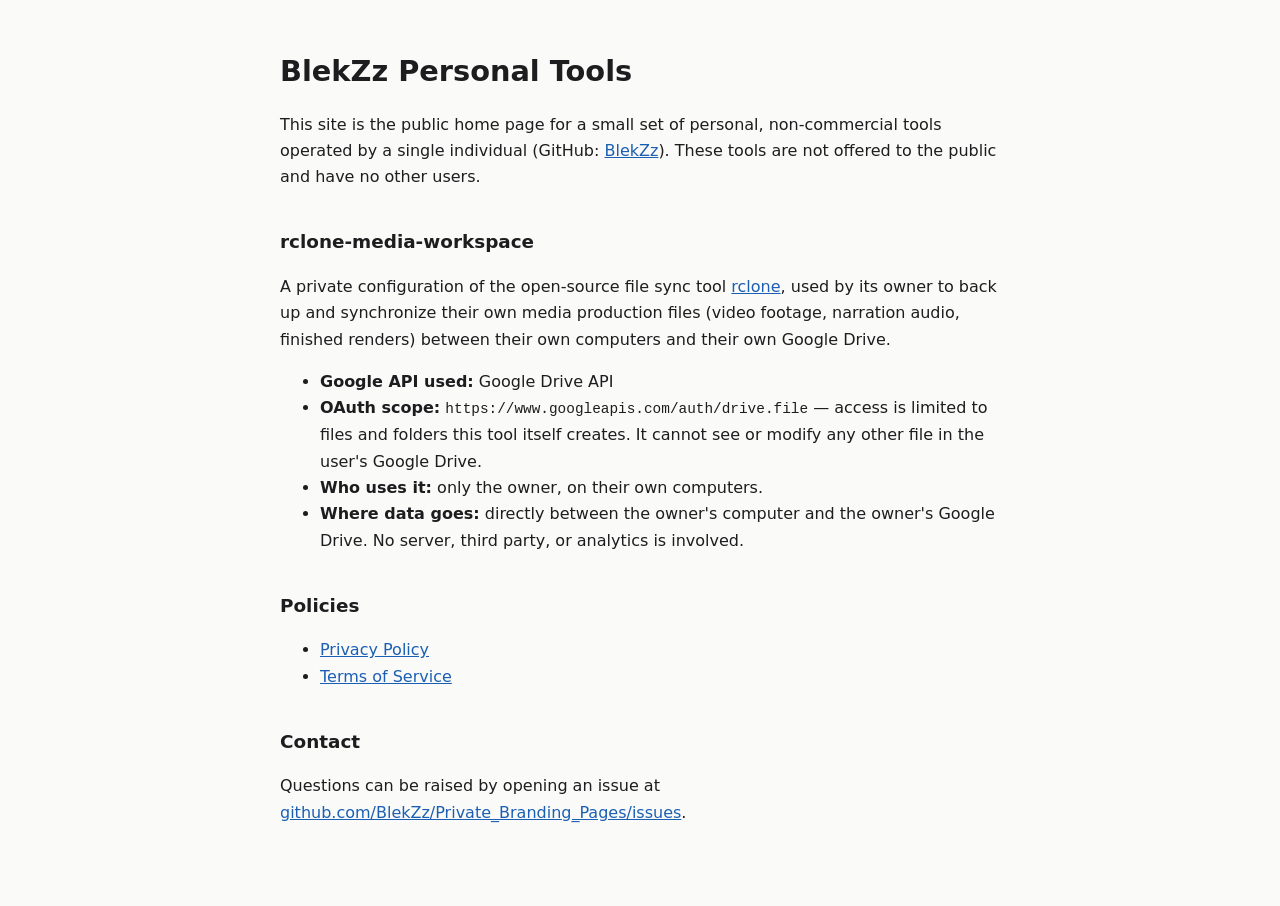
<file: index.html>
<!doctype html>
<html lang="en">
<head>
<meta charset="utf-8">
<meta name="viewport" content="width=device-width, initial-scale=1">
<title>BlekZz Personal Tools</title>
<meta name="description" content="Home page for BlekZz's personal, non-commercial tools that use Google APIs.">
<link rel="stylesheet" href="style.css">
</head>
<body>
<main>
  <h1>BlekZz Personal Tools</h1>
  <p>This site is the public home page for a small set of personal, non-commercial tools operated by a single individual (GitHub: <a href="https://github.com/BlekZz">BlekZz</a>). These tools are not offered to the public and have no other users.</p>

  <h2 id="rclone-media-workspace">rclone-media-workspace</h2>
  <p>A private configuration of the open-source file sync tool <a href="https://rclone.org/">rclone</a>, used by its owner to back up and synchronize their own media production files (video footage, narration audio, finished renders) between their own computers and their own Google Drive.</p>
  <ul>
    <li><strong>Google API used:</strong> Google Drive API</li>
    <li><strong>OAuth scope:</strong> <code>https://www.googleapis.com/auth/drive.file</code> — access is limited to files and folders this tool itself creates. It cannot see or modify any other file in the user's Google Drive.</li>
    <li><strong>Who uses it:</strong> only the owner, on their own computers.</li>
    <li><strong>Where data goes:</strong> directly between the owner's computer and the owner's Google Drive. No server, third party, or analytics is involved.</li>
  </ul>

  <h2>Policies</h2>
  <ul>
    <li><a href="privacy.html">Privacy Policy</a></li>
    <li><a href="terms.html">Terms of Service</a></li>
  </ul>

  <h2>Contact</h2>
  <p>Questions can be raised by opening an issue at <a href="https://github.com/BlekZz/Private_Branding_Pages/issues">github.com/BlekZz/Private_Branding_Pages/issues</a>.</p>
</main>
</body>
</html>
</file>
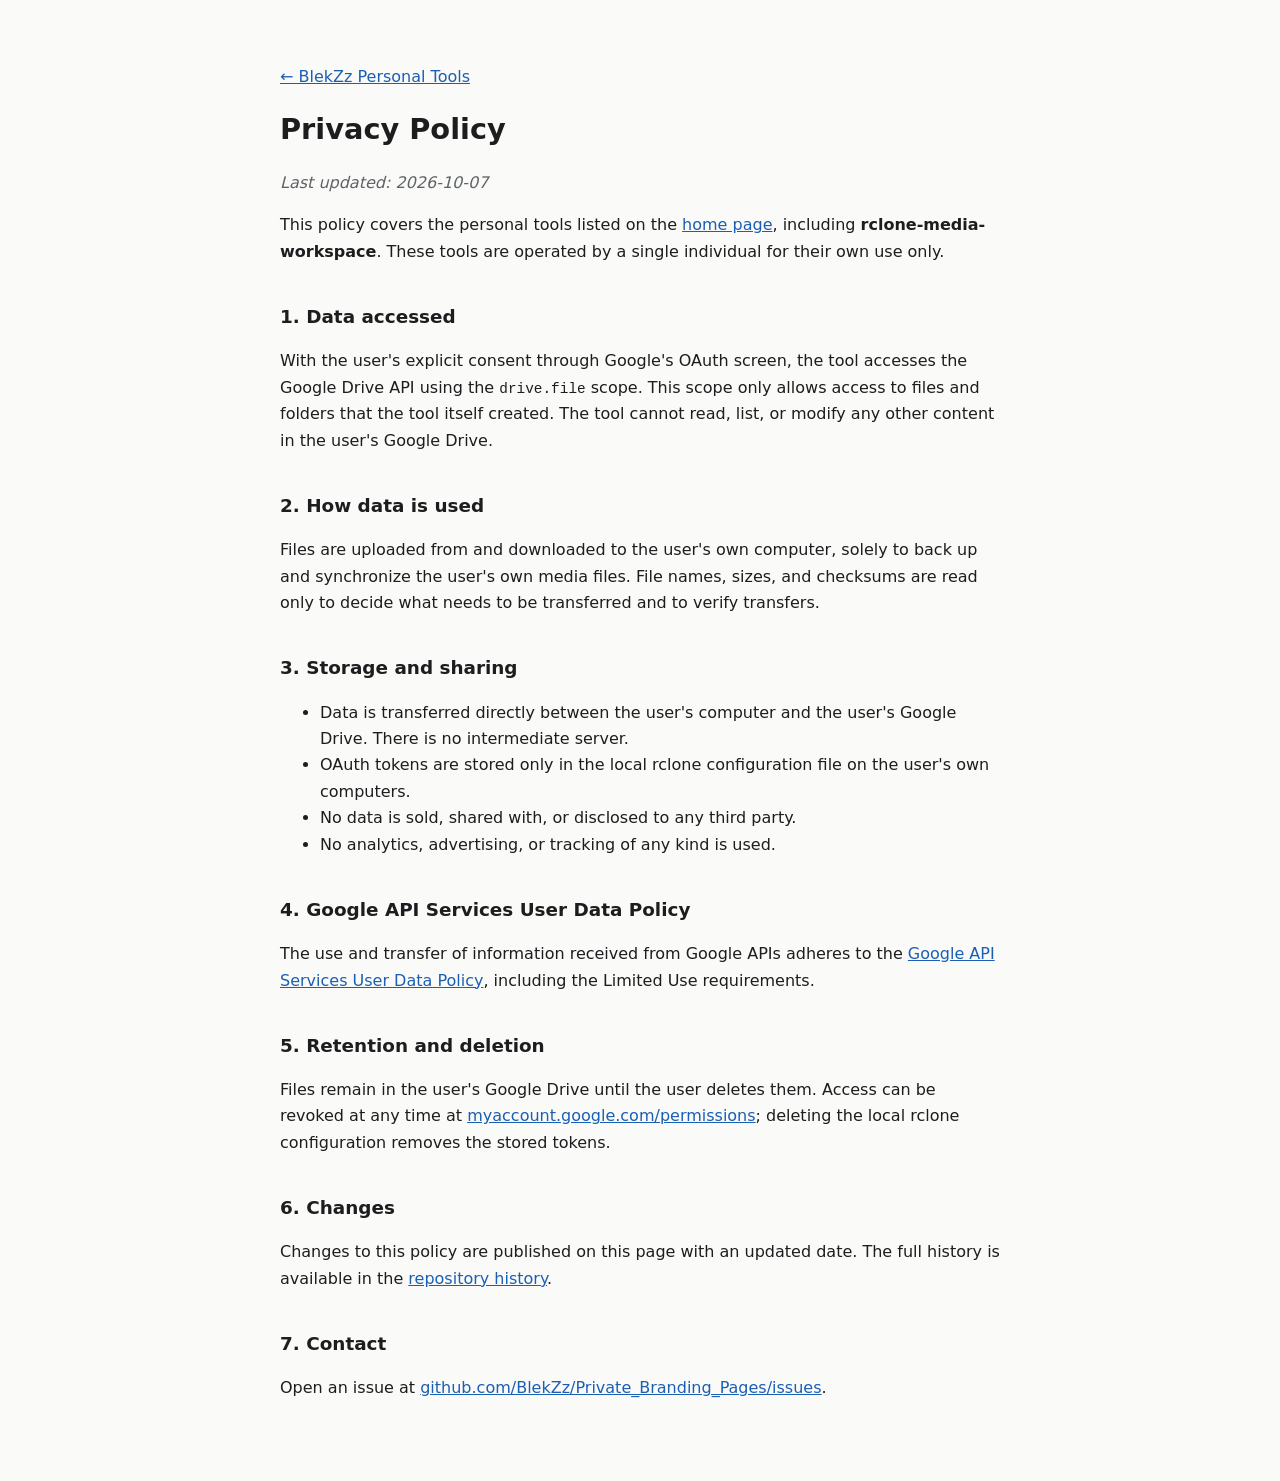
<file: privacy.html>
<!doctype html>
<html lang="en">
<head>
<meta charset="utf-8">
<meta name="viewport" content="width=device-width, initial-scale=1">
<title>Privacy Policy</title>
<link rel="stylesheet" href="style.css">
</head>
<body>
<main>
  <p><a href="./">&larr; BlekZz Personal Tools</a></p>
  <h1>Privacy Policy</h1>
  <p><em>Last updated: 2026-10-07</em></p>

  <p>This policy covers the personal tools listed on the <a href="./">home page</a>, including <strong>rclone-media-workspace</strong>. These tools are operated by a single individual for their own use only.</p>

  <h2>1. Data accessed</h2>
  <p>With the user's explicit consent through Google's OAuth screen, the tool accesses the Google Drive API using the <code>drive.file</code> scope. This scope only allows access to files and folders that the tool itself created. The tool cannot read, list, or modify any other content in the user's Google Drive.</p>

  <h2>2. How data is used</h2>
  <p>Files are uploaded from and downloaded to the user's own computer, solely to back up and synchronize the user's own media files. File names, sizes, and checksums are read only to decide what needs to be transferred and to verify transfers.</p>

  <h2>3. Storage and sharing</h2>
  <ul>
    <li>Data is transferred directly between the user's computer and the user's Google Drive. There is no intermediate server.</li>
    <li>OAuth tokens are stored only in the local rclone configuration file on the user's own computers.</li>
    <li>No data is sold, shared with, or disclosed to any third party.</li>
    <li>No analytics, advertising, or tracking of any kind is used.</li>
  </ul>

  <h2>4. Google API Services User Data Policy</h2>
  <p>The use and transfer of information received from Google APIs adheres to the <a href="https://developers.google.com/terms/api-services-user-data-policy">Google API Services User Data Policy</a>, including the Limited Use requirements.</p>

  <h2>5. Retention and deletion</h2>
  <p>Files remain in the user's Google Drive until the user deletes them. Access can be revoked at any time at <a href="https://myaccount.google.com/permissions">myaccount.google.com/permissions</a>; deleting the local rclone configuration removes the stored tokens.</p>

  <h2>6. Changes</h2>
  <p>Changes to this policy are published on this page with an updated date. The full history is available in the <a href="https://github.com/BlekZz/Private_Branding_Pages/commits/main/privacy.html">repository history</a>.</p>

  <h2>7. Contact</h2>
  <p>Open an issue at <a href="https://github.com/BlekZz/Private_Branding_Pages/issues">github.com/BlekZz/Private_Branding_Pages/issues</a>.</p>
</main>
</body>
</html>
</file>
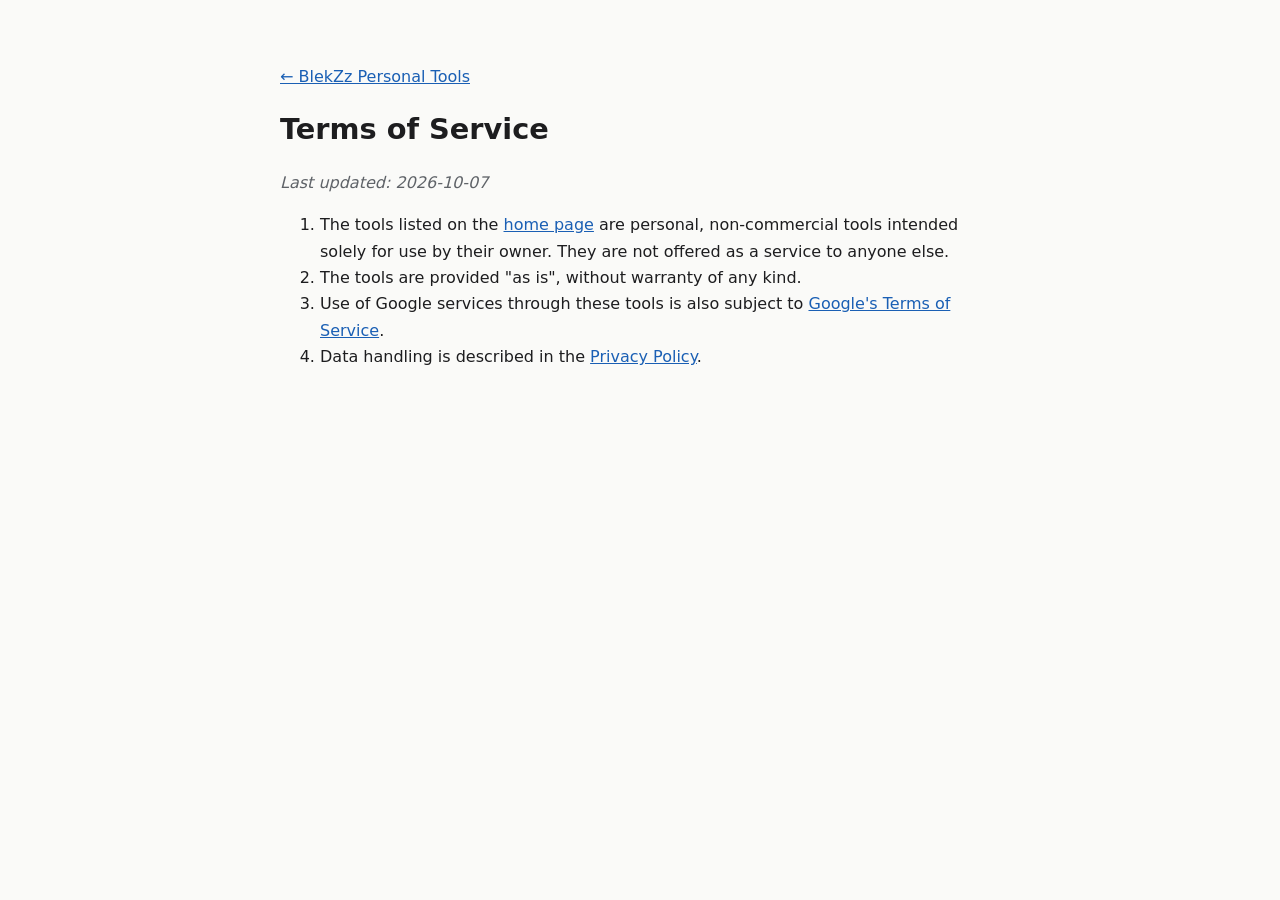
<file: terms.html>
<!doctype html>
<html lang="en">
<head>
<meta charset="utf-8">
<meta name="viewport" content="width=device-width, initial-scale=1">
<title>Terms of Service</title>
<link rel="stylesheet" href="style.css">
</head>
<body>
<main>
  <p><a href="./">&larr; BlekZz Personal Tools</a></p>
  <h1>Terms of Service</h1>
  <p><em>Last updated: 2026-10-07</em></p>
  <ol>
    <li>The tools listed on the <a href="./">home page</a> are personal, non-commercial tools intended solely for use by their owner. They are not offered as a service to anyone else.</li>
    <li>The tools are provided "as is", without warranty of any kind.</li>
    <li>Use of Google services through these tools is also subject to <a href="https://policies.google.com/terms">Google's Terms of Service</a>.</li>
    <li>Data handling is described in the <a href="privacy.html">Privacy Policy</a>.</li>
  </ol>
</main>
</body>
</html>
</file>
<file: style.css>
:root { color-scheme: light dark; --fg: #1d1d1f; --bg: #fafaf8; --muted: #5f6368; --link: #1a5fb4; }
@media (prefers-color-scheme: dark) { :root { --fg: #e8e8e6; --bg: #17181a; --muted: #a0a4a8; --link: #8ab4f8; } }
body { margin: 0; background: var(--bg); color: var(--fg); font: 16px/1.65 system-ui, -apple-system, "Segoe UI", sans-serif; }
main { max-width: 720px; margin: 0 auto; padding: 48px 16px 64px; }
h1 { font-size: 1.8rem; margin: 0 0 .5em; }
h2 { font-size: 1.15rem; margin: 2em 0 .5em; }
a { color: var(--link); }
em { color: var(--muted); }
code { font-size: .9em; overflow-wrap: anywhere; }
</file>
